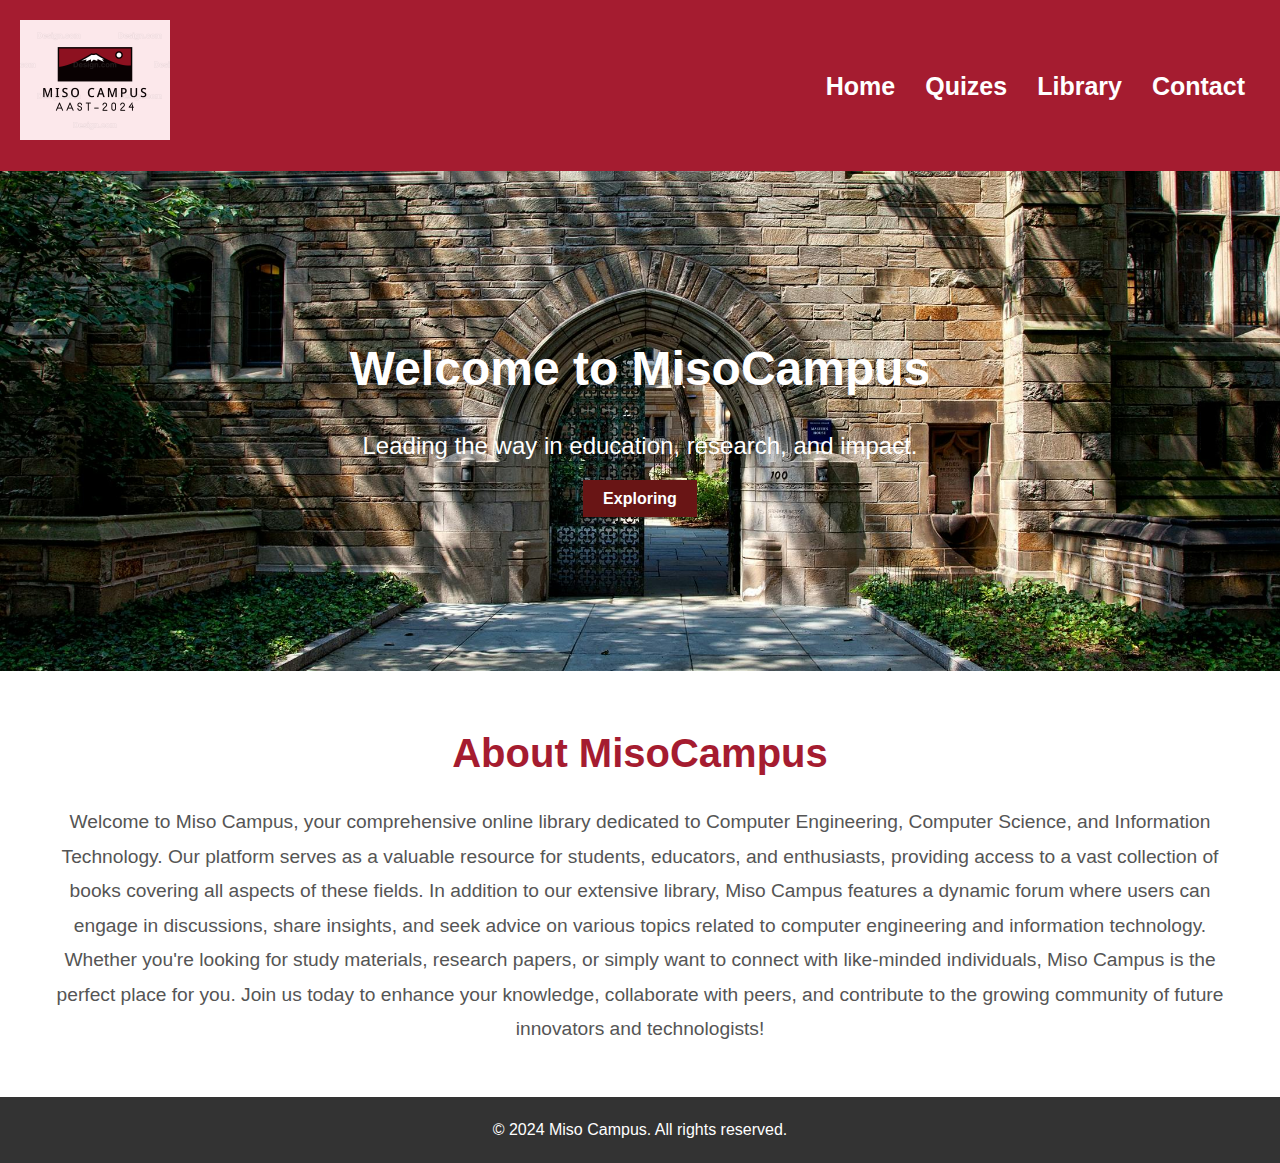
<file: index.html>
<!DOCTYPE html>
<html lang="en">
<head>
    <meta charset="UTF-8">
    <meta name="viewport" content="width=device-width, initial-scale=1.0">
    <title>Miso Campus Homepage</title>
    <link rel="stylesheet" href="style.css">
</head>
<body>
    <header class="header">
        <div class="logo">
            <img src="logo2.png" alt="Harvard Logo" />
        </div>
        <nav class="navbar">
            <ul>
                <li><a href="index.html">Home</a></li>
                <li><a href="solving.html">Quizes</a></li>
                <li><a href="library.html">Library</a></li>
               <li><a href="contact.html">Contact</a></li>
            </ul>
        </nav>
    </header>

    <section class="hero-section">
        <div class="hero-content">
            <h1>Welcome to MisoCampus</h1>
            <p>Leading the way in education, research, and impact.</p>
            <a href="library.html" class="btn">Exploring</a>
        </div>
    </section>

    <section class="about-section">
        <h2>About MisoCampus</h2>
        <p>
            Welcome to Miso Campus, your comprehensive online library dedicated to Computer Engineering, Computer Science, and Information Technology. Our platform serves as a valuable resource for students, educators, and enthusiasts, providing access to a vast collection of books covering all aspects of these fields.
            
            In addition to our extensive library, Miso Campus features a dynamic forum where users can engage in discussions, share insights, and seek advice on various topics related to computer engineering and information technology. Whether you're looking for study materials, research papers, or simply want to connect with like-minded individuals, Miso Campus is the perfect place for you.
            
            Join us today to enhance your knowledge, collaborate with peers, and contribute to the growing community of future innovators and technologists!</p>
    </section>

    <footer class="footer">
        <div class="footer-content">
        <div class="footer-note">
            <p>&copy; 2024 Miso Campus. All rights reserved.</p>
        </div>
    </footer>
</body>
</html>
</file>
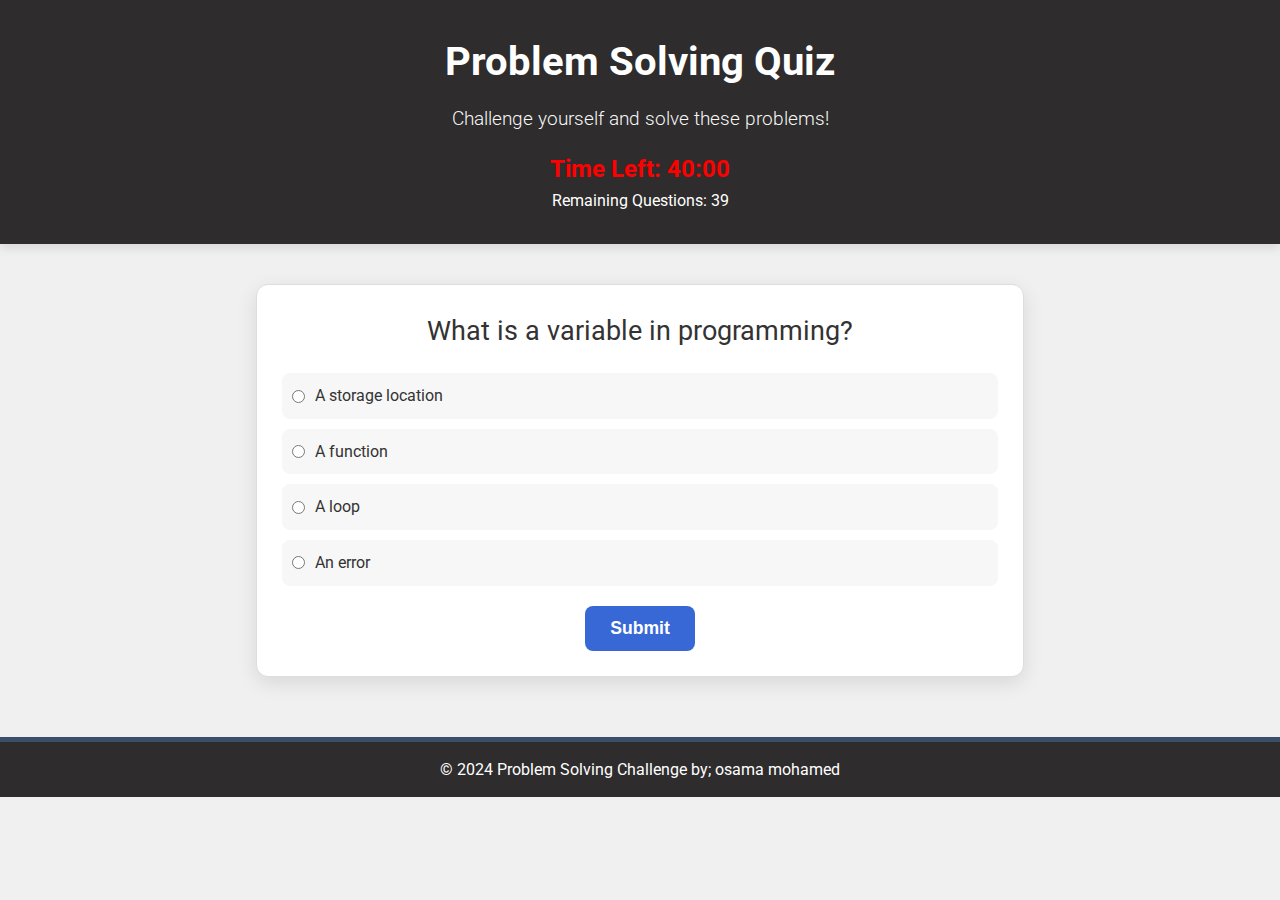
<file: solving.html>
<!DOCTYPE html>
<html lang="en">
<head>
    <meta charset="UTF-8">
    <meta name="viewport" content="width=device-width, initial-scale=1.0">
    <title>Problem Solving - Quiz</title>
    <link rel="stylesheet" href="solving.css">
    <link href="https://fonts.googleapis.com/css2?family=Roboto:wght@400;700&display=swap" rel="stylesheet">
</head>
<body>
    <header class="page-header">
        <h1>Problem Solving Quiz</h1>
        <p class="subtitle">Challenge yourself and solve these problems!</p>
        <div id="timer">Time Left: 40:00</div>
        <div id="remaining-questions"></div> <!-- عنصر لعرض عدد الأسئلة المتبقية -->
    </header>

    <section class="quiz-section">
        
        <div id="quiz-container">
            <p id="question-text">Question will appear here</p>
            <div class="options-container">
                <label class="option"><input type="radio" name="answer" value="1"> <span id="option1">Option 1</span></label>
                <label class="option"><input type="radio" name="answer" value="2"> <span id="option2">Option 2</span></label>
                <label class="option"><input type="radio" name="answer" value="3"> <span id="option3">Option 3</span></label>
                <label class="option"><input type="radio" name="answer" value="4"> <span id="option4">Option 4</span></label>
            </div>
            <button class="submit-btn" onclick="submitAnswer()">Submit</button>
        </div>
        <div id="result" class="result"></div>
    </section>

    <footer class="page-footer">
        <p>&copy; 2024 Problem Solving Challenge by; osama mohamed</p>
    </footer>

    <script src="solving.js"></script>
</body>
</html>
</file>
<file: style.css>
/* Reset بعض التنسيقات الافتراضية */
* {
    margin: 0;
    padding: 0;
    box-sizing: border-box;
}

body {
    font-family: Arial, sans-serif;
    line-height: 1.6;
    background-color: #f0f0f0;
    color: #333;
}

/* تنسيق الهيدر */
.header {
    background-color: #A51C30;
    color: #fff;
    padding: 20px;
    display: flex;
    justify-content: space-between;
    align-items: center;
    font-size: 25px;
}

.logo img {
    width: 150px;
}

.navbar ul {
    list-style: none;
    display: flex;
}

.navbar ul li {
    margin: 0 15px;
}

.navbar ul li a {
    color: #fff;
    text-decoration: none;
    font-weight: bold;
}

.navbar ul li a:hover {
    text-decoration: underline;
}

/* تنسيق قسم الـ Hero */
.hero-section {
    background: url('hero1.jpg') no-repeat center center/cover;
    color: white;
    height: 500px;
    display: flex;
    justify-content: center;
    align-items: center;
    text-align: center;
}

.hero-content h1 {
    font-size: 3em;
}

.hero-content p {
    margin: 20px 0;
    font-size: 1.5em;
}

.btn {
    background-color: #691515;
    color: white;
    padding: 10px 20px;
    text-decoration: none;
    font-weight: bold;
}

.btn:hover {
    background-color: #302e2e;
}

/* تنسيق قسم About */
.about-section {
    padding: 50px;
    background-color: white;
    text-align: center;
}

.about-section h2 {
    margin-bottom: 20px;
    font-size: 2.5em;
    color: #A51C30;
}

.about-section p {
    font-size: 1.2em;
    line-height: 1.8;
    color: #555;
}

/* تنسيق قسم البرامج */
.programs-section {
    padding: 50px;
    background-color: white;
}

.programs-section h1 {
    text-align: center;
    font-size: 2.5em;
    color: #A51C30;
    margin-bottom: 40px;
}

.program-list {
    display: flex;
    justify-content: space-around;
}

.program {
    background-color: #f9f9f9;
    padding: 20px;
    width: 30%;
    box-shadow: 0 2px 5px rgba(0, 0, 0, 0.1);
    text-align: center;
}

.program h3 {
    font-size: 1.8em;
    color: #A51C30;
}

.program p {
    margin-top: 10px;
    color: #555;
}

/* الفوتر */
.footer {
    background-color: #333;
    color: white;
    text-align: center;
    padding: 20px;
    position: relative;
    bottom: 0;
    width: 100%;
}
</file>
<file: solving.css>
/* Reset القيم الأساسية */
* {
    box-sizing: border-box;
    margin: 0;
    padding: 0;
}

body {
    font-family: 'Roboto', sans-serif;
    background-color: #f0f0f0;
    color: #333;
    line-height: 1.6;
}

/* تصميم الهيدر */
.page-header {
    background-color: #2e2c2c; /* لون أنيق */
    color: white;
    padding: 30px 20px;
    text-align: center;
    box-shadow: 0 4px 10px rgba(0, 0, 0, 0.1);
}

.page-header h1 {
    font-size: 2.5em;
    margin-bottom: 10px;
}

.subtitle {
    font-size: 1.2em;
    color: #f7f7f7;
    font-weight: 300;
}

.logo img {
    width: 60px;
    height: auto;
    display: inline-block;
    vertical-align: middle;
    margin-right: 15px;
}

/* تايمر */
#timer {
    font-size: 1.5em;
    font-weight: 700;
    color: red;
    margin-top: 15px;
}

/* قسم الأسئلة */
.quiz-section {
    display: flex;
    flex-direction: column;
    justify-content: center;
    align-items: center;
    margin: 40px 0;
}

#quiz-container {
    background-color: #fff;
    border: 1px solid #ddd;
    padding: 25px;
    border-radius: 12px;
    width: 60%;
    box-shadow: 0 6px 20px rgba(0, 0, 0, 0.1);
    text-align: center;
}

#question-text {
    font-size: 1.7em;
    margin-bottom: 20px;
}

.options-container {
    display: flex;
    flex-direction: column;
    gap: 10px;
    margin-bottom: 20px;
}

.option {
    background-color: #f7f7f7;
    border-radius: 8px;
    padding: 10px;
    display: flex;
    align-items: center;
    cursor: pointer;
    transition: background-color 0.3s ease;
}

.option:hover {
    background-color: #e6e6e6;
}

.option input {
    margin-right: 10px;
}

.submit-btn {
    background-color: #3867d6;
    color: white;
    padding: 12px 25px;
    border: none;
    border-radius: 8px;
    font-size: 1.1em;
    font-weight: 600;
    cursor: pointer;
    transition: background-color 0.3s ease;
}

.submit-btn:hover {
    background-color: #3055b5;
}

/* رسالة النتيجة */
.result {
    font-size: 1.5em;
    color: green;
    margin-top: 20px;
}

/* تصميم الفوتر */
.page-footer {
    background-color: #2e2c2c;
    color: white;
    text-align: center;
    padding: 15px;
    border-top: 5px solid #3b4f68;
}
/* الشاشات الصغيرة مثل الهواتف */
@media (max-width: 768px) {
    .page-header {
        font-size: 1.2rem;
        padding: 10px;
    }

    .quiz-section {
        padding: 15px;
    }

    #timer {
        font-size: 1.1rem;
    }

    .submit-btn {
        font-size: 1rem;
        padding: 10px;
    }
}

/* الشاشات الأصغر مثل iPhone SE أو الهواتف الصغيرة */
@media (max-width: 375px) {
    .page-header {
        font-size: 1rem;
        padding: 5px;
    }

    .submit-btn {
        font-size: 0.9rem;
        padding: 8px;
    }
}
</file>
